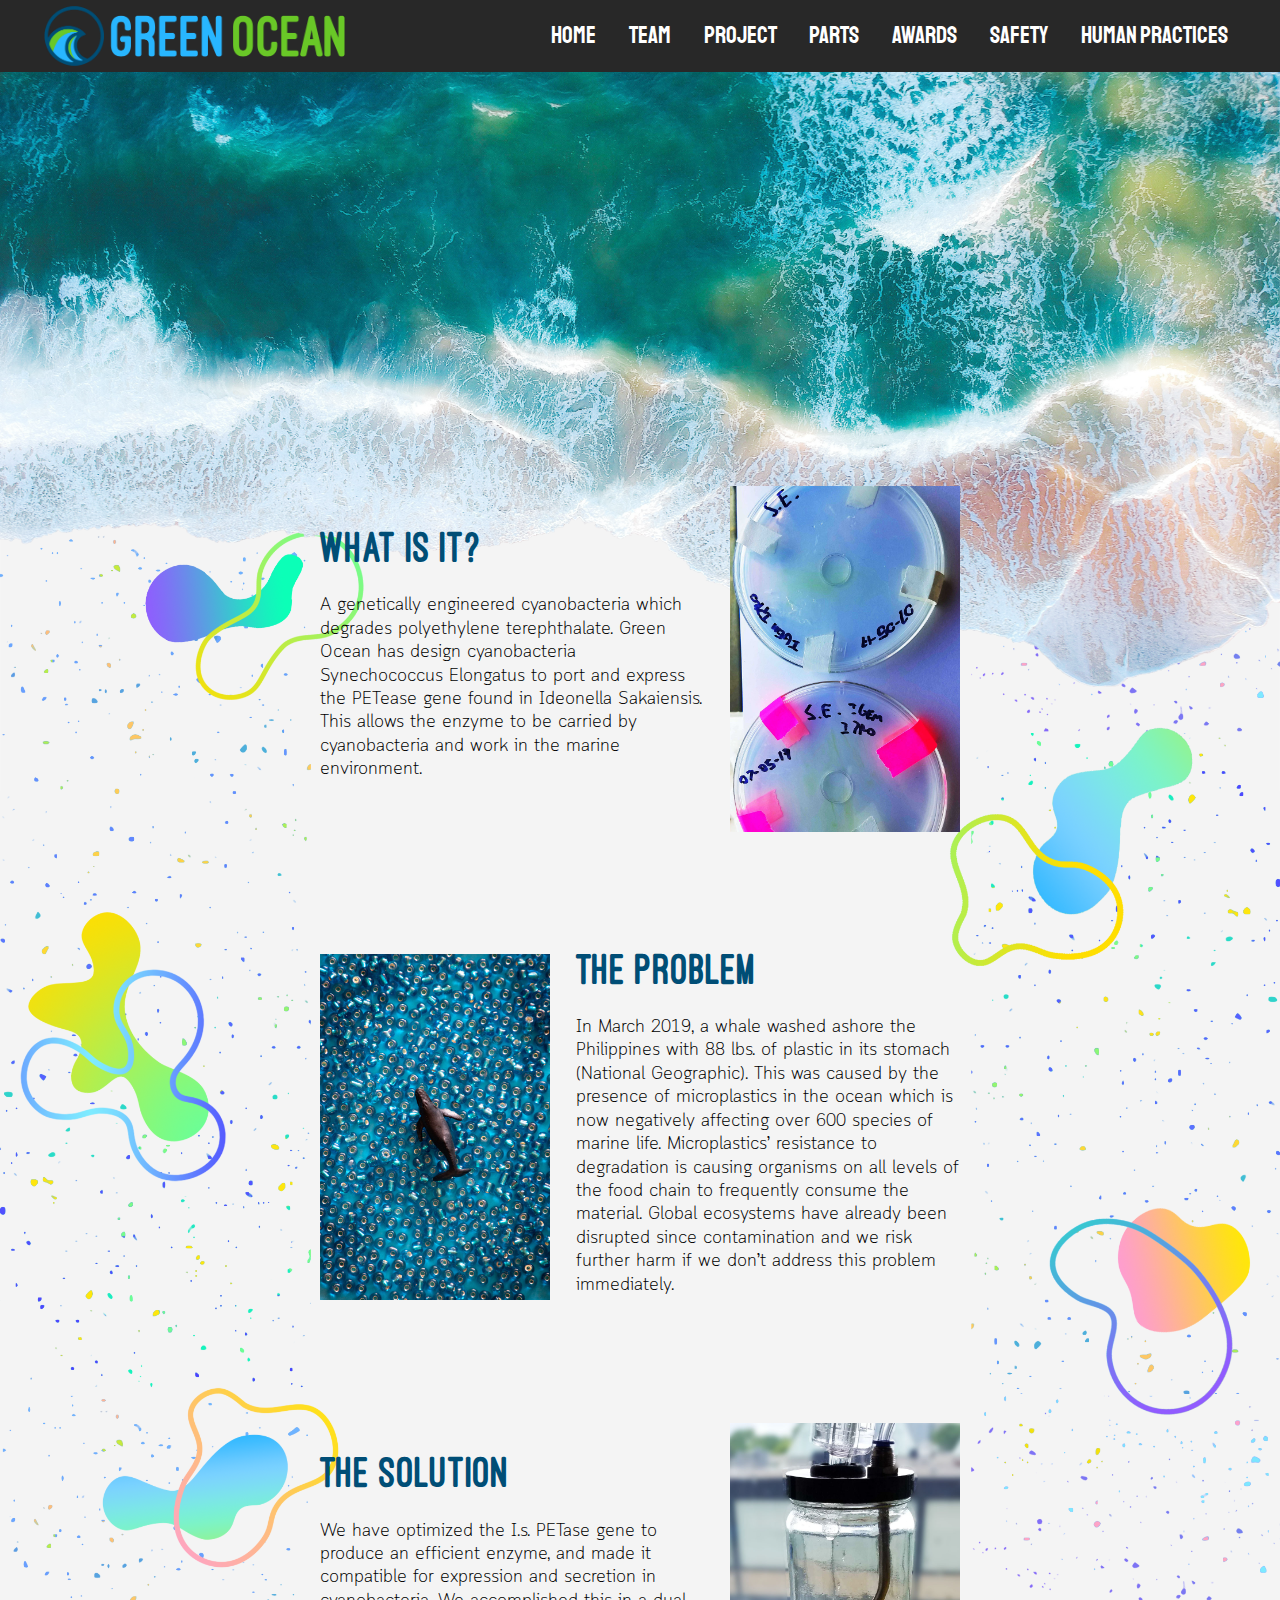
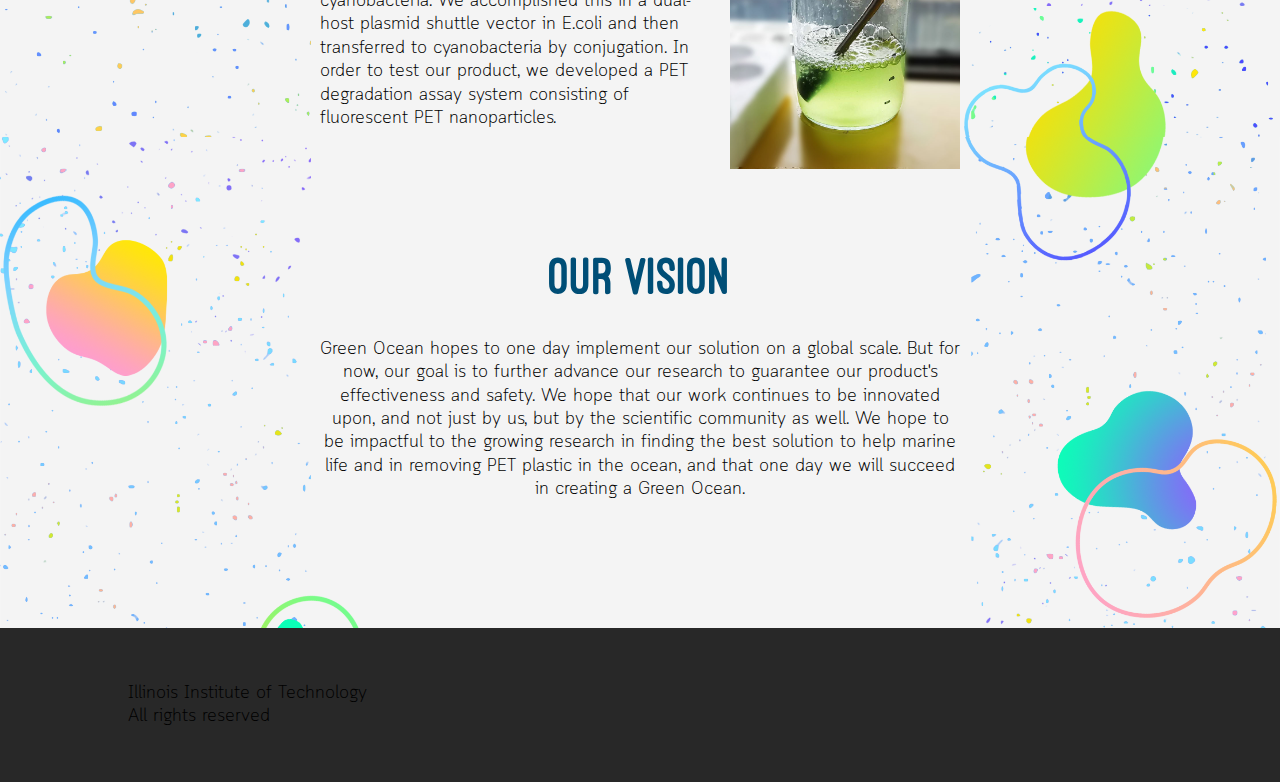
<file: index.html>
<!DOCTYPE html>
<html lang="en">

<head>
  <title>iGEM IIT Chicago</title>
  <meta charset="utf-8" />
  <meta name="viewport" content="width=device-width,initial-scale=1.0,shrink-to-fit=no">
  <link rel="stylesheet" href="screen.css" />
  <link rel="stylesheet" href="https://fonts.googleapis.com/css?family=Staatliches&display=swap" >
</head>
<!--beginning of page content-->

<body>
  <!--contains header title and navigation bar-->
  <header class="header">
    <figure id="logo">
      <img src="assets/images/logo-named2.png" alt="Green Ocean">
    </figure>
    <!-- <h1 class="title">Green Ocean</h1> -->
    <nav class="menu">
      <ul class="nav-list">
        <li><a href="#">Home</a></li>
        <li><a href="#">Team</a></li>
        <li><a href="#">Project</a>
          <ul class="submenu">
            <li><a href="#">Description</a></li>
            <li><a href="#">Design</a></li>
            <li><a href="#">Experiments</a></li>
            <li><a href="#">Notebook</a></li>
            <li><a href="#">Contribution</a></li>
            <li><a href="#">Results</a></li>
            <li><a href="#">Attributions</a></li>
          </ul>
        </li>
        <li><a href="#">Parts</a></li>
        <li><a href="#">Awards</a>
          <ul class="submenu">
            <li><a href="#">Entrepreneurship</a></li>
            <li><a href="#">Plant Synthetic Biology</a></li>
          </ul>
        </li>
        <li><a href="#">Safety</a></li>
        <li><a href="#">Human Practices</a></li>
      </ul>
    </nav>
  </header>
  <!-- All content after navbar goes here -->
  <main id="home-page">
    <figure id="banner">
      <img src="assets/images/banner.png" alt="">
    </figure>
    <!-- Block of information: what is this? -->
    <section class="home-section" id="home-about">
        <article class="home-info">
          <h2>What is it?</h2>
          <p>A genetically engineered cyanobacteria which degrades polyethylene terephthalate. Green Ocean has design cyanobacteria Synechococcus Elongatus to port and express the PETease gene found in Ideonella Sakaiensis. This allows the enzyme to be carried by cyanobacteria and work in the marine environment.</p>
        </article>
        <figure class="home-img">
          <img src="assets/images/home1.jpg" alt="">
        </figure>
    </section>

    <!-- Block of info: the problem -->
    <section class="home-section" id="home-problem">
        <figure class="home-img">
          <img src="assets/images/home4.jpg" alt="">
        </figure>
        <article class="home-info">
          <h2>The Problem</h2>
          <p>In March 2019, a whale washed ashore the Philippines with 88 lbs. of plastic in its stomach (National Geographic). This was caused by the presence of microplastics in the ocean which is now negatively affecting over 600 species of marine life. Microplastics’ resistance to degradation is causing organisms on all levels of the food chain to frequently consume the material. Global ecosystems have already been disrupted since contamination and we risk further harm if we don’t address this problem immediately.</p>
        </article>
    </section>

    <!-- Block of info: the solution -->
    <section class="home-section" id="home-solution">
        <article class="home-info">
          <h2>The Solution</h2>
          <p>We have optimized the I.s. PETase gene to produce an efficient enzyme, and made it compatible for expression and secretion in cyanobacteria. We accomplished this in a dual-host plasmid shuttle vector in E.coli and then transferred to cyanobacteria by conjugation. In order to test our product, we developed a PET degradation assay system consisting of fluorescent PET nanoparticles.</p>
        </article>
        <figure class="home-img">
          <img src="assets/images/home3.jpg" alt="">
        </figure>
    </section>

    <!-- Block of info: our vision -->
    <section class="home-section" id="home-vision">
        <h2>Our Vision</h2>
        <article>
          <p>Green Ocean hopes to one day implement our solution on a global scale. But for now, our goal is to further advance our research to guarantee our product's effectiveness and safety. We hope that our work continues to be innovated upon, and not just by us, but by the scientific community as well. We hope to be impactful to the growing research in finding the best solution to help marine life and in removing PET plastic in the ocean, and that one day we will succeed in creating a Green Ocean.</p>
        </article>
    </section>
  </main>

  <footer>
    <section>
      <p>Illinois Institute of Technology</p>
      <p>All rights reserved</p>
    </section>
  </footer>
  <script src="site.js"></script>
</body>

</html>
</file>
<file: screen.css>
/* http://meyerweb.com/eric/tools/css/reset/
   v2.0 | 20110126
   License: none (public domain)
*/
/* stylelint-disable*/
a,abbr,acronym,address,applet,article,aside,audio,b,big,blockquote,body,canvas,caption,center,cite,code,dd,del,details,dfn,div,dl,dt,em,embed,fieldset,figcaption,figure,footer,form,h1,h2,h3,h4,h5,h6,header,hgroup,html,i,iframe,img,ins,kbd,label,legend,li,mark,menu,nav,object,ol,output,p,pre,q,ruby,s,samp,section,small,span,strike,strong,sub,summary,sup,table,tbody,td,tfoot,th,thead,time,tr,tt,u,ul,var,video{margin:0;padding:0;border:0;font:inherit;vertical-align:baseline}article,aside,details,figcaption,figure,footer,header,hgroup,main,menu,nav,section{display:block}html{line-height:1}body{line-height:inherit}ol,ul{list-style:none}blockquote,q{quotes:none}blockquote:after,blockquote:before,q:after,q:before{content:'';content:none}table{border-collapse:collapse;border-spacing:0}
/* stylelint-enable */

/* Font import */
@font-face {
  font-family: Cloud;
  src: url("assets/fonts/CloudSoft.otf") format("opentype");
  font-style: normal;
}

@font-face {
  font-family: Leon;
  src: url("assets/fonts/Leon.ttf") format("truetype");
  font-style: normal;
}

@font-face {
  font-family: Ostrich;
  src: url("assets/fonts/Ostrich.otf") format("opentype");
  font-style: normal;
}

/* Begin site styles below */
/* a {
  color: white;
  text-decoration: none;
  font-family: 'Staatliches', cursive;
  font-size: 1.3em;
} */

footer {
  background-color: #282828;
}

html {
  background-color: #f4f4f4;
  color: black;
  font-family: Cloud, Calibri, Arial, serif;
  font-size: 1.125em; /* 18px / 16px = 1.125em */
  line-height: 1.3em; /* 22px / 18px = 1.222... */
}

h1 {
  color: white;
  font-family: Ostrich, Calibri, sans-serif;
  font-size: 3em;
  line-height: 1.3em;
}

h2 {
  color: #004e76;
  font-family: Ostrich, Calibri, sans-serif;
  font-size: 2.5em; /* 27px / 18px  = 1.55 */
  line-height: 1.3em; /* 32 / 18px  = 1.1852 */
}

img {
  display: block;
  max-width: 100%:
}

main {
  padding-bottom: 3em;
  background-size: 100vw;
  background-position: top;
  background-repeat: repeat;
}

#home-page {
  background-image: url("assets/images/bg1.png");

}

#team-page {
  background-image: url("assets/images/bg2.png");
}

#description-page {
  background-image: url("assets/images/bg3.png");
}

.std-right-page {
  background-image: url("assets/images/bg4.png");
}

#banner {
  background-color: #ced7e0;
  height: 40vh;
}

#banner img {
  background-size: contain;
  background-repeat: no-repeat;
  max-width: 100%;
}

/* Layout stylings */

footer section {
  margin: auto;
  padding: 3em 0;
  width: 80%;
}

.header {
  align-items: center;
  background-color: #282828;
  display: flex;
  flex-flow: row nowrap;
  justify-content: space-between;
  padding: 0 2em;
}

/* Home section stylings */

#home-vision {
  display: block;
  margin: auto;
  padding: 1em 0 3em 0;
  text-align: center;
  width: 50%
}

#home-vision h2 {
  font-size: 3em;
  margin-bottom: 0.5em;
}

.home-section {
  align-items: center;
  display: flex;
  flex-flow: row nowrap;
  justify-content: space-between;
  margin: auto;
  padding: 3em 0;
  width: 50vw;
}

.home-img img {
  width: 18vw;
}

.home-info {
  width: 60%;
}

.home-info p {
  margin-top: 1em;
}

/* End of home section stylings */

/* Team page stylings */

.member-team {
  /* background-color: pink; */
  margin: 3em 15vw 0 5vw;
}

.member-team ul {
  display: grid;
  grid-template-columns: 1fr 1fr 1fr;
  grid-gap: 2em 1em;
}

.member-team h3 {
  color: #004e76;
  font-family: Ostrich, Calibri, sans-serif;
  font-size: 2.5em;
  line-height: 1.3em;
  margin-bottom: 0.3em;
}

.member {
  display: flex;
  flex-flow: row nowrap;
}

.member img {
  width: 100%;
}

.member figure {
  margin-right: 1em;
  width: 33.3333%;
  flex-shrink: 0;
}

.member-info {
  display: flex;
  flex-flow: column;
  justify-content: center;
}

.member-name {
  font-size: 1.5em;
  margin-bottom: 0.37em;
}

.member-title {
  line-height: 1em;
}

/* End of team page stylings */

/* Navigation stylings */

.nav-list a {
  color: white;
  display: block;
  text-decoration: none;
  font-family: 'Staatliches', cursive;
  font-size: 1.3em;
  margin: 0 0.2em;
  padding: 0.3em 0.5em;
}

.nav-list a {
  transition-duration: 0.3s;
}

.nav-list a:hover {
  /* background: linear-gradient(to left, #4d40ff, #83c3ff); */
  /* color: #282828; */
  background-color: #6dbf34;
  border-radius: 0.3em;
}

.nav-list {
  display: flex;
  flex-direction: row;
}

.submenu {
  background-color: #282828;
  display: none;
  position: absolute;
  /* margin-top: 0.5em; */
  padding: 0.3em 0;
  transition: all 0.3s ease;
  visibility: hidden;
}

.nav-list li:hover > .submenu,
.nav-list li:focus-within > .submenu,
.submenu:hover {
  visibility: visible;
  display: block;
}

#logo img {
  max-height: 4em;
}

/* End of navigation stylings */

/* Page title stylings */

.page-header {
  align-items: center;
  background-image: url("assets/images/bg-header.png");
  background-repeat: no-repeat;
  background-size: 100vw;
  display: grid;
  grid-template-columns: 1fr 1fr;
  grid-gap: 5em;
  max-height: 20vh;
  padding: 3em;
}

.page-header h2 {
  font-size: 6em;
  line-height: 0.8em;
}

/* End of page title styings */

/* General content container stylings */

main h3 {
  color: #6295e6;
  font-family: Ostrich, Calibri, sans-serif;
  font-size: 2.5em;
  line-height: 1.3em;
}

main p {
  margin: 1em 0;
}

.content-container {
  margin: auto;
  width: 60%;
}

.content-container article {
  margin: 2em 0;
}

.content-right-container {
  margin: 2em 0 0 35%;
  width: 60%;
}

.content-right-container h4 {
  color: #6295e6;
  font-family: Ostrich, Calibri, sans-serif;
  font-size: 2.3em;
  line-height: 1em;
}

.codex {
  width: 40vw;
}

/* End of content container */

/* Citations */

.citations {
  font-size: 0.8em;
  margin-top: 2em;
}

.citations h3 {
  color: #ffb78b !important;
}

.citations li {
  line-height: 1.2em;
  padding: 0.5em 0;
}

/* End of citations */

/* Design component cards */

.std-right-page h3 {
  color: #004e76;
  font-size: 2.7em;
  line-height: 1em;
}

.page-components-container {
  display: flex;
  flex-flow: row wrap;
  justify-content: space-between;
  margin-bottom: 2em;
}

.page-component {
  border: medium solid #7b76f4;
  border-radius: 1em;
  cursor: pointer;
  padding: 1em 0.5em;
  width: 28%;
}

.page-component .component-name {
  font-family: Cloud, Calibri, Arial, serif;
  font-size: 2.5em;
}

.page-component img {

}

.section-content > article,
.experiment-article {
  margin-top: 2em;
}

.section-content {
  max-height: 0;
  overflow-y: hidden;
  transition: all 1s ease-out;
}

.section-content.visible {
  cursor: auto;
  max-height: 5000px;
  transition: all 1s ease-in;
}

.project-figure {
  align-items: center;
  display: flex;
  flex-direction: column;
  margin: 2em 0;
}

.project-figure img {
  max-height: 50vh;
  object-fit: scale-down;
  width: 70%;
}

figcaption {
  font-size: 0.8em;
  font-weight: bold;
  margin-top: 1em;
}

.pdfobject-container {
   width: 100%;
   height: 1000px;
}

/* End of design component cards */

/* Design page table */

.design-figure-table {
  display: block;
  margin: 2em 0;
}

.design-figure-table table {
  background-color: #d2f9ff;
  border-radius: 1em;
  margin: 0.5em 0;
}

.design-figure-table th {
  border: medium solid #f4f4f4;
  color: #7b76f4;
  padding: 1em;
  text-align: left;
}

.design-figure-table td {
  border: thin solid #f4f4f4;
  padding: 1em;
}

/* End of design page table */

/* Ordered lists */

ol {
  list-style-type: decimal;
  margin-left: 1em;
}

ol [start="a"] {
  list-style-type: lower-latin;
}

ol li {
  line-height: 1.5em !important;
  margin: 0.5em;
}

ul.circle {
  list-style-type: circle;
  margin-left: 1em;
}

/* End of ordered lists */

/* Experiments components */

#experiment-page .page-component {
  padding: 1em;
}

#experiment-page .page-component h4 {
  /* color: #00a179; */
  font-family: Cloud, Calibri, Arial, serif;
  font-size: 2em;
  line-height: 1em;
}

#experiment-page .page-component {
  display: flex;
  flex-flow: column;
  margin: 0.5em 0;
  width: 100%;
}

.page-component p {
  margin: 0.5em 0 0 0;
}

/* End of experiments components */

/* Experiment overview */

#experiment-overview li {
  margin: 0.5em 0;
}

#experiment-overview h4 {
  font-family: Cloud, Calibri, Arial, serif;
  font-size: 1.5em;
  line-height: 1em;
}

#experiment-overview p {
  width: 60%;
  margin: 0.3em 0;
}

/* End of experiment overview */

/* Experiment section-content */

.section-content h5 {
  color: #00b98a;
  font-family: Cloud, Calibri, Arial, serif;
  font-size: 1.5em;
  line-height: 1em;
}

.section-content .citations h3 {
  font-family: Cloud, Calibri, Arial, serif;
  font-size: 1.5em;
}

/* End of experiment section-content */

/* Notebook Container */
#nb-container {
  border: medium solid #7b76f4;
  border-radius: 1em;
  cursor: pointer;
  /* padding: 0.5em; */
}

.nb-week {
  padding: 1em 0.5em;
}

.nb-week h4 {
  /* background-color: #d1fffd; */
  border-bottom: #00fff3 solid thin;
  font-family: Cloud, Calibri, Arial, serif;
  font-size: 1.5em;
  line-height: 1.5em;
}

.nb-week .author {
  font-size: 0.8em;
  line-height: 2em;
  margin-bottom: 0.5em;
}

.nb-week .author::before {
  content: "Completed by: ";
}

.nb-week-content {
  max-height: 0;
  overflow-y: hidden;
  transition: all 0.5s ease-out;
}

.nb-week-content.visible {
  margin-top: 1em;
  cursor: auto;
  max-height: 5000px;
  transition: all 0.5s ease-in;
}

.nb-week-content p {
  line-height: 1.3em;
  margin: 0;
}

#nb-container,
#pdf-container {
  margin: 2em 0;
}

/* End of Notebook Container */
</file>
